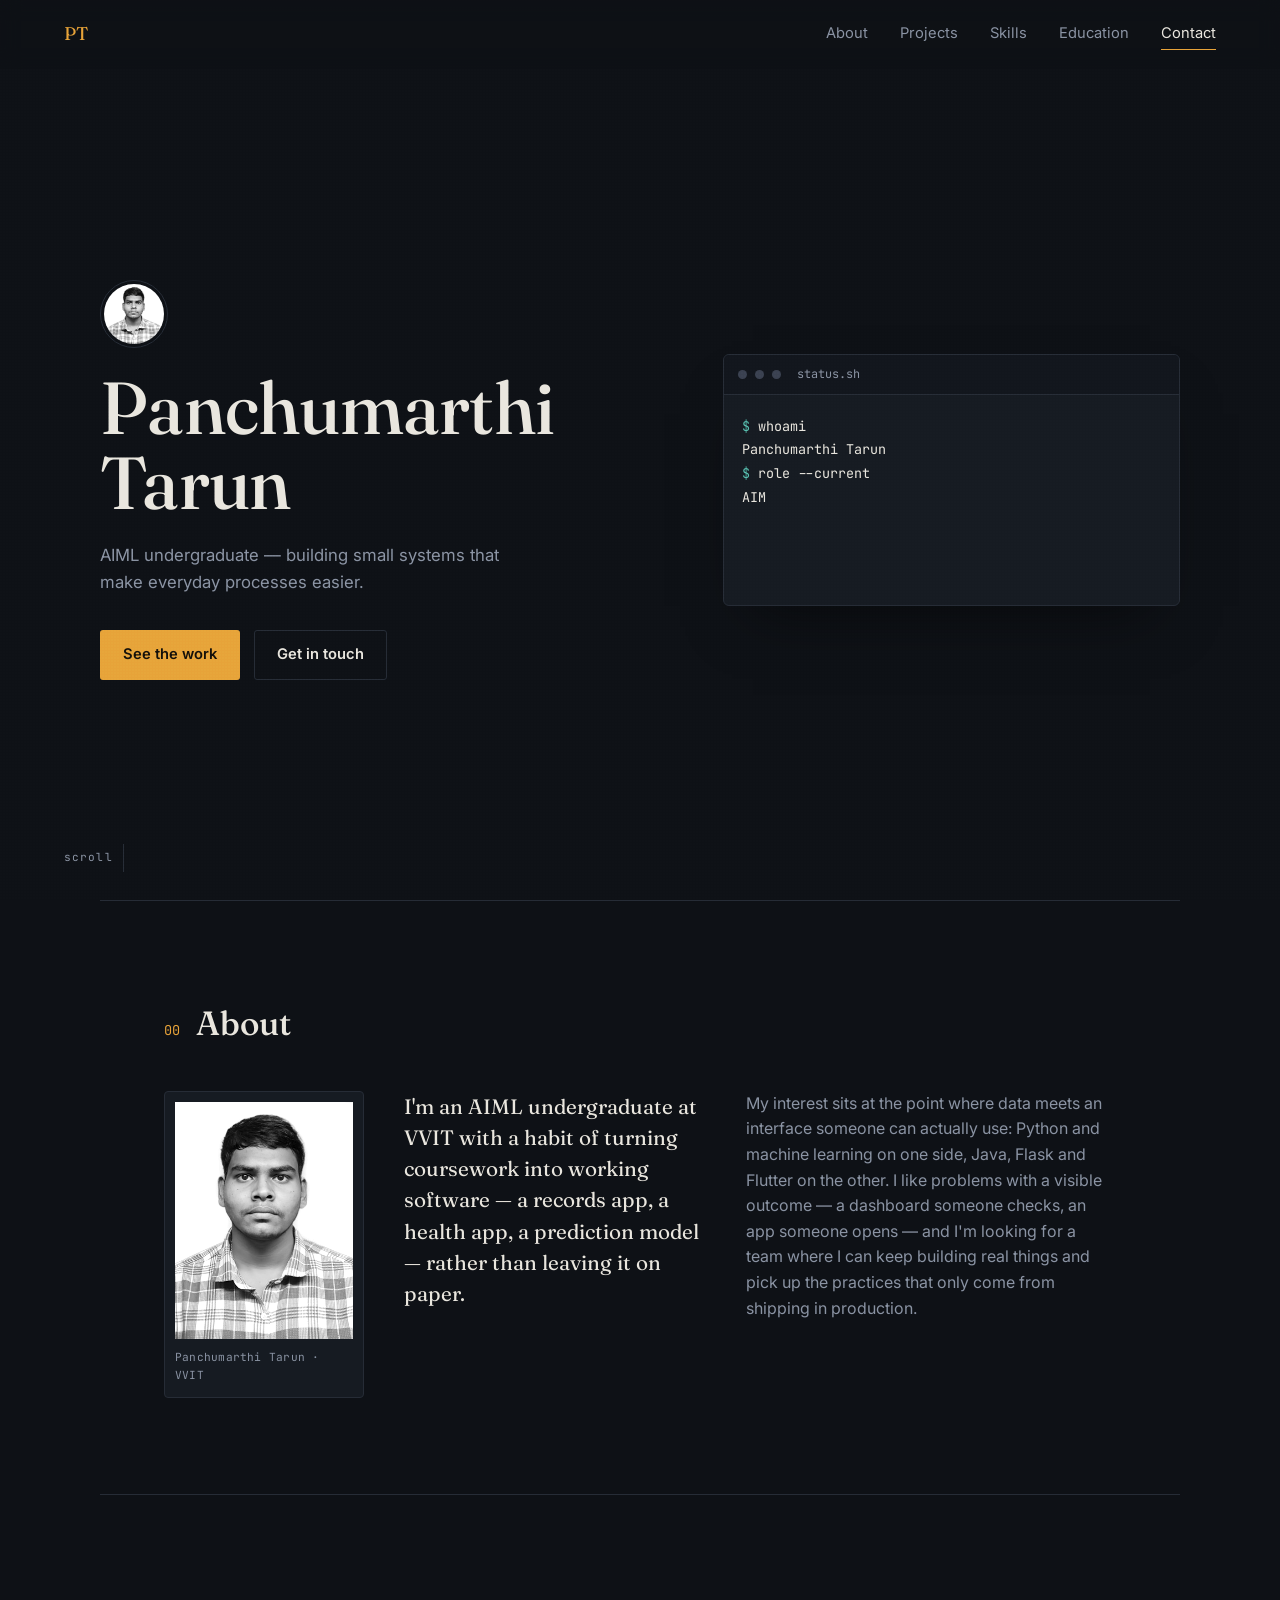
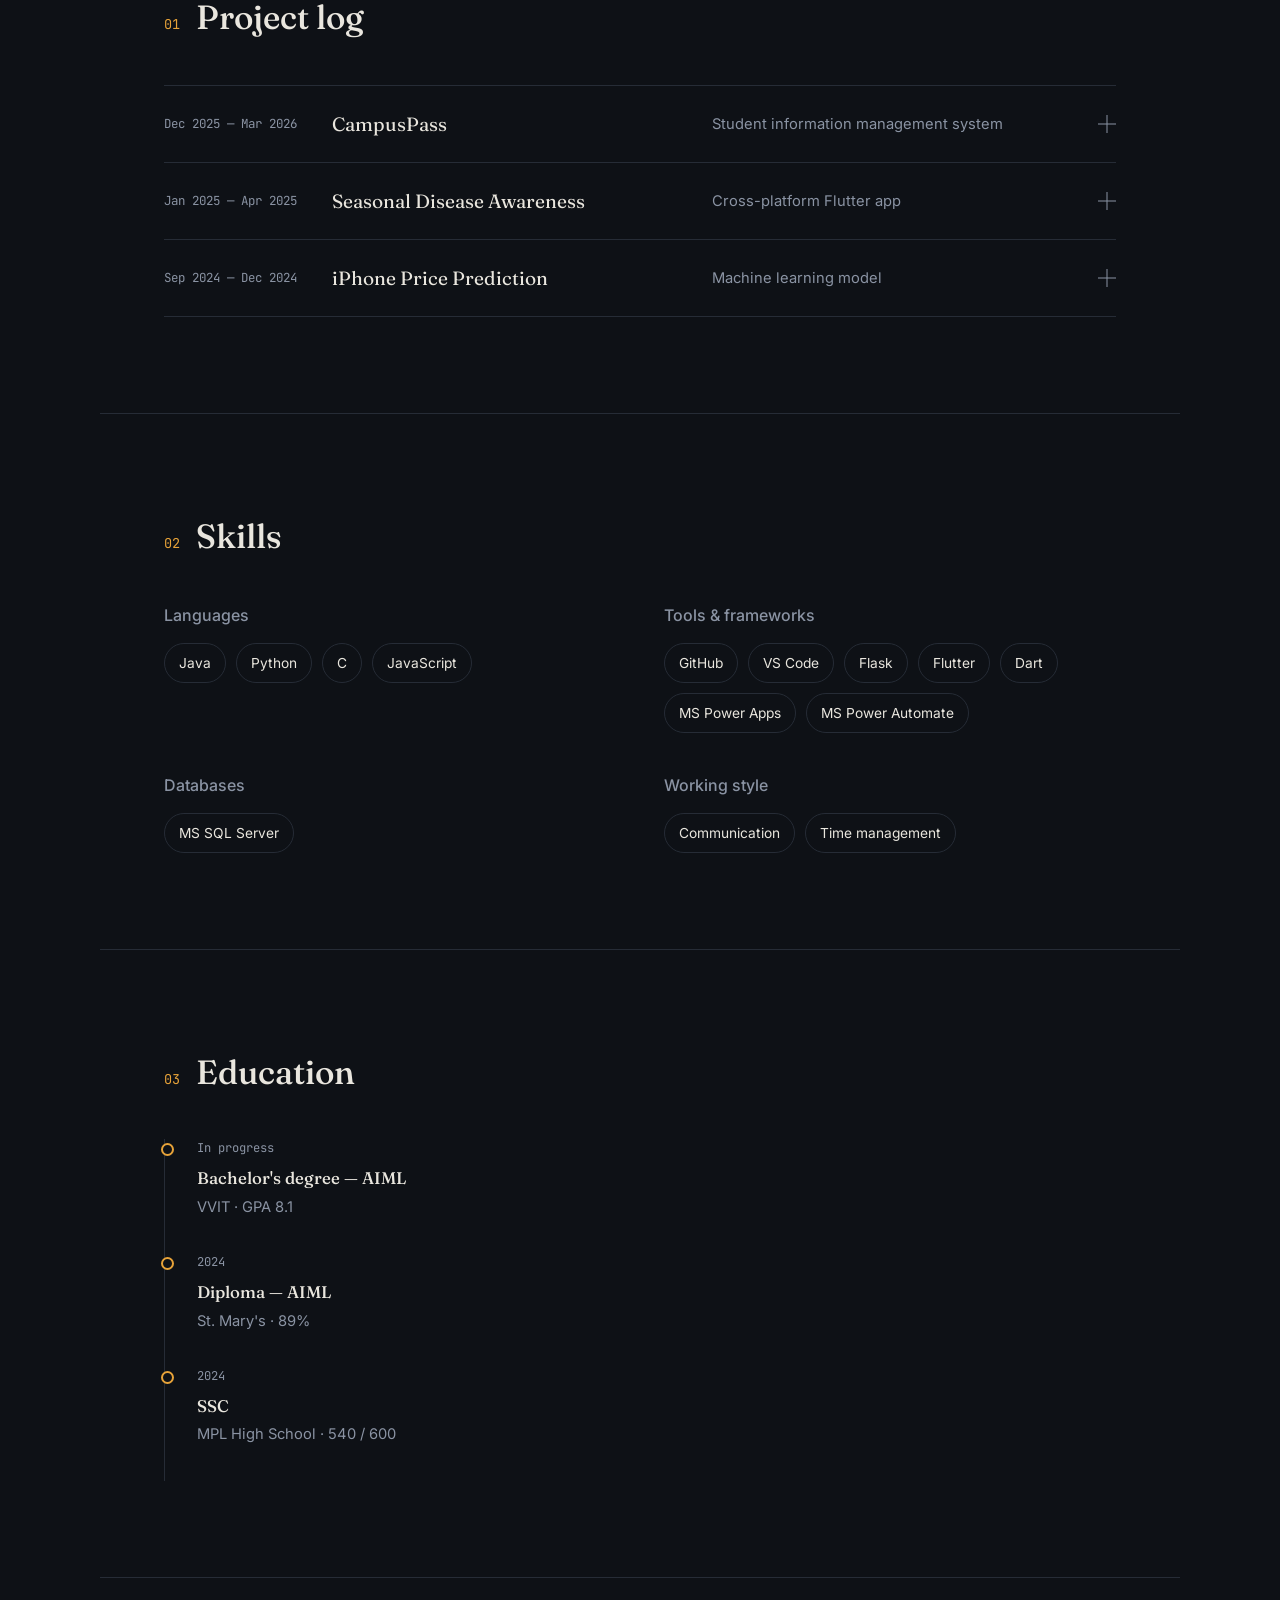
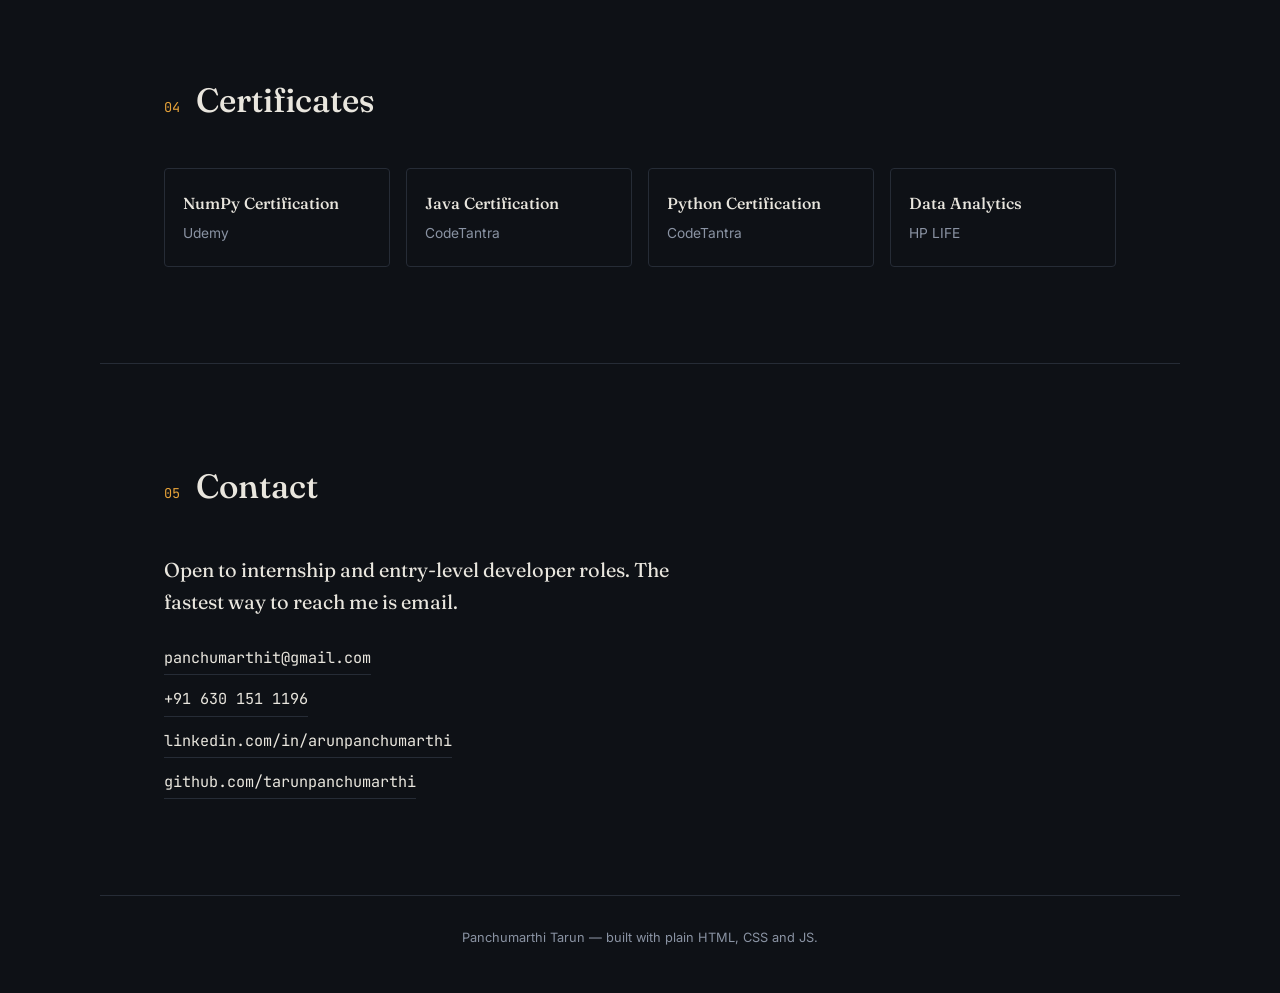
<file: portfolio/index.html>
<!DOCTYPE html>
<html lang="en">
<head>
<meta charset="UTF-8">
<meta name="viewport" content="width=device-width, initial-scale=1.0">
<title>Panchumarthi Tarun — AIML Undergrad &amp; Developer</title>
<link rel="preconnect" href="https://fonts.googleapis.com">
<link rel="preconnect" href="https://fonts.gstatic.com" crossorigin>
<link href="https://fonts.googleapis.com/css2?family=Fraunces:ital,opsz,wght@0,9..144,400;0,9..144,500;0,9..144,600;1,9..144,500&family=Inter:wght@400;500;600;700&family=JetBrains+Mono:wght@400;500&display=swap" rel="stylesheet">
<link rel="stylesheet" href="css/style.css">
</head>
<body>

<div class="grain"></div>

<header class="nav" id="nav">
  <a href="#top" class="nav__mark">PT</a>
  <nav class="nav__links">
    <a href="#about">About</a>
    <a href="#log">Projects</a>
    <a href="#skills">Skills</a>
    <a href="#education">Education</a>
    <a href="#contact">Contact</a>
  </nav>
  <button class="nav__toggle" id="navToggle" aria-label="Toggle menu">
    <span></span><span></span><span></span>
  </button>
</header>

<main id="top">

  <!-- HERO -->
  <section class="hero">
    <div class="hero__inner">
      <div class="hero__text">
        <div class="avatar">
          <img src="images/profile.jpg" alt="Portrait of Panchumarthi Tarun">
        </div>
        <h1 class="hero__name">Panchumarthi<br>Tarun</h1>
        <p class="hero__role">AIML undergraduate — building small systems that make everyday processes easier.</p>
        <div class="hero__cta">
          <a href="#log" class="btn btn--primary">See the work</a>
          <a href="#contact" class="btn btn--ghost">Get in touch</a>
        </div>
      </div>

      <div class="terminal" id="terminal">
        <div class="terminal__bar">
          <span class="terminal__dot"></span>
          <span class="terminal__dot"></span>
          <span class="terminal__dot"></span>
          <span class="terminal__title">status.sh</span>
        </div>
        <div class="terminal__body" id="terminalBody"></div>
      </div>
    </div>
    <div class="hero__scroll">scroll<span class="hero__scroll-line"></span></div>
  </section>

  <!-- ABOUT -->
  <section class="section" id="about">
    <div class="section__head">
      <span class="section__num">00</span>
      <h2>About</h2>
    </div>
    <div class="about__grid">
      <figure class="portrait">
        <img src="images/profile.jpg" alt="Portrait of Panchumarthi Tarun">
        <figcaption>Panchumarthi Tarun · VVIT</figcaption>
      </figure>
      <div class="about__copy">
        <p class="about__lede">
          I'm an AIML undergraduate at VVIT with a habit of turning coursework into working software —
          a records app, a health app, a prediction model — rather than leaving it on paper.
        </p>
        <p class="about__body">
          My interest sits at the point where data meets an interface someone can actually use: Python and
          machine learning on one side, Java, Flask and Flutter on the other. I like problems with a visible
          outcome — a dashboard someone checks, an app someone opens — and I'm looking for a team where I can
          keep building real things and pick up the practices that only come from shipping in production.
        </p>
      </div>
    </div>
  </section>

  <!-- PROJECTS / LOG -->
  <section class="section" id="log">
    <div class="section__head">
      <span class="section__num">01</span>
      <h2>Project log</h2>
    </div>

    <div class="log">

      <article class="entry" data-entry>
        <button class="entry__head" aria-expanded="false">
          <span class="entry__date">Dec 2025 — Mar 2026</span>
          <span class="entry__title">CampusPass</span>
          <span class="entry__sub">Student information management system</span>
          <span class="entry__plus" aria-hidden="true"></span>
        </button>
        <div class="entry__body">
          <p>A team-built Power Apps system for keeping student records, marks and attendance in one
          place instead of scattered spreadsheets.</p>
          <ul>
            <li>Built the application in Microsoft Power Apps for a college records workflow</li>
            <li>Modelled student records — names, marks, attendance, academic history — into a single connected source</li>
            <li>Added a counsellor module so guidance notes travel with the student's record</li>
            <li>Designed dashboards and forms so staff can find and update a record without training</li>
          </ul>
          <div class="entry__tags">
            <span>Power Apps</span><span>Power Automate</span><span>Team project</span>
          </div>
        </div>
      </article>

      <article class="entry" data-entry>
        <button class="entry__head" aria-expanded="false">
          <span class="entry__date">Jan 2025 — Apr 2025</span>
          <span class="entry__title">Seasonal Disease Awareness</span>
          <span class="entry__sub">Cross-platform Flutter app</span>
          <span class="entry__plus" aria-hidden="true"></span>
        </button>
        <div class="entry__body">
          <p>A mobile app built solo to put basic, seasonal health guidance in one accessible place.</p>
          <ul>
            <li>Built a cross-platform mobile app in Flutter, covering iOS and Android from one codebase</li>
            <li>Structured content around symptoms, precautions and safety guidance for seasonal illnesses</li>
            <li>Designed the interface for quick scanning under stress — no hunting for information</li>
            <li>Added a resource section pointing users to healthcare and emergency support</li>
          </ul>
          <div class="entry__tags">
            <span>Flutter</span><span>Dart</span><span>Individual project</span>
          </div>
        </div>
      </article>

      <article class="entry" data-entry>
        <button class="entry__head" aria-expanded="false">
          <span class="entry__date">Sep 2024 — Dec 2024</span>
          <span class="entry__title">iPhone Price Prediction</span>
          <span class="entry__sub">Machine learning model</span>
          <span class="entry__plus" aria-hidden="true"></span>
        </button>
        <div class="entry__body">
          <p>A model that estimates iPhone resale prices from specs and market data — my first full
          pass through a machine learning pipeline end to end.</p>
          <ul>
            <li>Cleaned and preprocessed market and specification data in Python</li>
            <li>Selected features that actually moved the price rather than adding noise</li>
            <li>Trained a Random Forest model and tuned it for prediction accuracy</li>
            <li>Visualised results to check where the model was right — and where it wasn't</li>
          </ul>
          <div class="entry__tags">
            <span>Python</span><span>Random Forest</span><span>Individual project</span>
          </div>
        </div>
      </article>

    </div>
  </section>

  <!-- SKILLS -->
  <section class="section" id="skills">
    <div class="section__head">
      <span class="section__num">02</span>
      <h2>Skills</h2>
    </div>
    <div class="skills">
      <div class="skills__group">
        <h3>Languages</h3>
        <div class="chips">
          <span>Java</span><span>Python</span><span>C</span><span>JavaScript</span>
        </div>
      </div>
      <div class="skills__group">
        <h3>Tools &amp; frameworks</h3>
        <div class="chips">
          <span>GitHub</span><span>VS Code</span><span>Flask</span><span>Flutter</span>
          <span>Dart</span><span>MS Power Apps</span><span>MS Power Automate</span>
        </div>
      </div>
      <div class="skills__group">
        <h3>Databases</h3>
        <div class="chips">
          <span>MS SQL Server</span>
        </div>
      </div>
      <div class="skills__group">
        <h3>Working style</h3>
        <div class="chips">
          <span>Communication</span><span>Time management</span>
        </div>
      </div>
    </div>
  </section>

  <!-- EDUCATION -->
  <section class="section" id="education">
    <div class="section__head">
      <span class="section__num">03</span>
      <h2>Education</h2>
    </div>
    <ol class="timeline">
      <li>
        <span class="timeline__year">In progress</span>
        <div>
          <h3>Bachelor's degree — AIML</h3>
          <p>VVIT · GPA 8.1</p>
        </div>
      </li>
      <li>
        <span class="timeline__year">2024</span>
        <div>
          <h3>Diploma — AIML</h3>
          <p>St. Mary's · 89%</p>
        </div>
      </li>
      <li>
        <span class="timeline__year">2024</span>
        <div>
          <h3>SSC</h3>
          <p>MPL High School · 540 / 600</p>
        </div>
      </li>
    </ol>
  </section>

  <!-- CERTIFICATES -->
  <section class="section" id="certs">
    <div class="section__head">
      <span class="section__num">04</span>
      <h2>Certificates</h2>
    </div>
    <div class="certs">
      <div class="cert"><h3>NumPy Certification</h3><p>Udemy</p></div>
      <div class="cert"><h3>Java Certification</h3><p>CodeTantra</p></div>
      <div class="cert"><h3>Python Certification</h3><p>CodeTantra</p></div>
      <div class="cert"><h3>Data Analytics</h3><p>HP LIFE</p></div>
    </div>
  </section>

  <!-- CONTACT -->
  <section class="section section--contact" id="contact">
    <div class="section__head">
      <span class="section__num">05</span>
      <h2>Contact</h2>
    </div>
    <div class="contact">
      <p class="contact__lede">Open to internship and entry-level developer roles. The fastest way to
      reach me is email.</p>
      <div class="contact__links">
        <a href="mailto:panchumarthit@gmail.com">panchumarthit@gmail.com</a>
        <a href="tel:+916301511196">+91 630 151 1196</a>
        <a href="https://linkedin.com/in/arunpanchumarthi" target="_blank" rel="noopener">linkedin.com/in/arunpanchumarthi</a>
        <a href="https://github.com/tarunpanchumarthi" target="_blank" rel="noopener">github.com/tarunpanchumarthi</a>
      </div>
    </div>
  </section>

</main>

<footer class="footer">
  <p>Panchumarthi Tarun — built with plain HTML, CSS and JS.</p>
</footer>

<script src="js/script.js"></script>
</body>
</html>
</file>
<file: portfolio/css/style.css>
/* ---------------------------------------------------
   Tokens
--------------------------------------------------- */
:root{
  --bg: #0E1116;
  --bg-soft: #12161D;
  --panel: #161B22;
  --line: #262C36;
  --ink: #E9E6DE;
  --muted: #8A93A3;
  --amber: #E7A339;
  --teal: #57BFAF;

  --serif: "Fraunces", "Iowan Old Style", Georgia, serif;
  --sans: "Inter", -apple-system, BlinkMacSystemFont, "Segoe UI", sans-serif;
  --mono: "JetBrains Mono", "SFMono-Regular", Menlo, monospace;

  --maxw: 1080px;
  --pad: clamp(24px, 6vw, 64px);
}

@media (prefers-color-scheme: light){
  :root:not([data-theme="dark"]){
    /* Portfolio is intentionally single-theme (dark), matching the terminal/log concept */
  }
}

*{ box-sizing: border-box; }
html{ scroll-behavior: smooth; scroll-padding-top: 90px; }

body{
  margin:0;
  background: var(--bg);
  color: var(--ink);
  font-family: var(--sans);
  font-size: 16px;
  line-height: 1.6;
  -webkit-font-smoothing: antialiased;
}

@media (prefers-reduced-motion: reduce){
  html{ scroll-behavior: auto; }
  *{ animation-duration: 0.01ms !important; animation-iteration-count: 1 !important; transition-duration: 0.01ms !important; }
}

a{ color: inherit; text-decoration: none; }
h1,h2,h3{ font-family: var(--serif); margin:0; font-weight: 500; }
p{ margin:0; }
ul{ margin:0; padding:0; }

::selection{ background: var(--amber); color: #14100A; }

/* faint film-grain / noise overlay for texture, no imagery needed */
.grain{
  position: fixed; inset:0; pointer-events:none; z-index: 1;
  opacity: 0.035; mix-blend-mode: overlay;
  background-image: radial-gradient(circle at 1px 1px, #fff 1px, transparent 0);
  background-size: 3px 3px;
}

/* ---------------------------------------------------
   Nav
--------------------------------------------------- */
.nav{
  position: fixed; top:0; left:0; right:0; z-index: 50;
  display:flex; align-items:center; justify-content: space-between;
  padding: 18px var(--pad);
  background: rgba(14,17,22,0.72);
  backdrop-filter: blur(10px);
  border-bottom: 1px solid transparent;
  transition: border-color .3s ease, background .3s ease;
}
.nav.is-scrolled{ border-bottom-color: var(--line); }

.nav__mark{
  font-family: var(--serif); font-size: 1.15rem; letter-spacing: .02em;
  color: var(--amber);
}
.nav__links{ display:flex; gap: 32px; font-size: .92rem; color: var(--muted); }
.nav__links a{ position:relative; padding: 4px 0; transition: color .2s ease; }
.nav__links a:hover, .nav__links a.is-active{ color: var(--ink); }
.nav__links a::after{
  content:""; position:absolute; left:0; bottom:0; height:1px; width:0;
  background: var(--amber); transition: width .25s ease;
}
.nav__links a:hover::after, .nav__links a.is-active::after{ width: 100%; }

.nav__toggle{ display:none; flex-direction:column; gap:5px; background:none; border:none; cursor:pointer; padding:8px; }
.nav__toggle span{ width: 22px; height: 1px; background: var(--ink); display:block; }

/* ---------------------------------------------------
   Hero
--------------------------------------------------- */
.hero{
  min-height: 100vh;
  display:flex; flex-direction: column; justify-content:center;
  padding: 120px var(--pad) 60px;
  position: relative;
}
.hero__inner{
  max-width: var(--maxw); margin: 0 auto; width:100%;
  display:grid; grid-template-columns: 1.1fr 0.9fr; gap: 64px; align-items:center;
}
.avatar{
  width: 68px; height: 68px; border-radius: 50%;
  border: 1px solid var(--line); padding: 3px;
  margin-bottom: 22px;
  opacity:0; transform: translateY(14px);
  animation: rise .7s ease forwards 0s;
}
.avatar img{
  width:100%; height:100%; object-fit: cover; border-radius:50%;
  filter: grayscale(1) contrast(1.05);
  transition: filter .3s ease;
}
.avatar:hover img{ filter: grayscale(0); }

.hero__name{
  font-size: clamp(2.6rem, 6.2vw, 4.6rem);
  line-height: 1.02; letter-spacing: -0.01em;
  opacity:0; transform: translateY(14px);
  animation: rise .7s ease forwards .05s;
}
.hero__role{
  margin-top: 22px; max-width: 420px; color: var(--muted); font-size: 1.05rem;
  opacity:0; transform: translateY(14px);
  animation: rise .7s ease forwards .2s;
}
.hero__cta{
  margin-top: 34px; display:flex; gap: 14px; flex-wrap: wrap;
  opacity:0; transform: translateY(14px);
  animation: rise .7s ease forwards .35s;
}

@keyframes rise{ to{ opacity:1; transform: translateY(0); } }

.btn{
  font-family: var(--sans); font-size: .92rem; font-weight: 600;
  padding: 12px 22px; border-radius: 3px; border: 1px solid transparent;
  transition: transform .18s ease, background .18s ease, border-color .18s ease;
  display:inline-block;
}
.btn--primary{ background: var(--amber); color: #14100A; }
.btn--primary:hover{ transform: translateY(-2px); }
.btn--ghost{ border-color: var(--line); color: var(--ink); }
.btn--ghost:hover{ border-color: var(--muted); transform: translateY(-2px); }

.terminal{
  background: var(--panel); border: 1px solid var(--line); border-radius: 6px;
  overflow:hidden; box-shadow: 0 30px 60px -30px rgba(0,0,0,0.6);
  opacity:0; animation: rise .7s ease forwards .3s;
}
.terminal__bar{
  display:flex; align-items:center; gap:8px; padding: 10px 14px;
  background: var(--bg-soft); border-bottom: 1px solid var(--line);
}
.terminal__dot{ width:9px; height:9px; border-radius:50%; background: #3a4150; }
.terminal__title{ margin-left: 8px; font-family: var(--mono); font-size: .74rem; color: var(--muted); }
.terminal__body{
  padding: 20px 18px 24px; font-family: var(--mono); font-size: .84rem; line-height: 1.75;
  min-height: 210px; color: var(--ink);
}
.terminal__line{ white-space: pre-wrap; }
.terminal__prompt{ color: var(--teal); }
.terminal__val{ color: var(--ink); }
.terminal__cursor{
  display:inline-block; width: 7px; height: 1.1em; background: var(--amber);
  vertical-align: -2px; animation: blink 1s steps(1) infinite;
}
@keyframes blink{ 50%{ opacity:0; } }

.hero__scroll{
  position:absolute; bottom: 28px; left: var(--pad);
  font-family: var(--mono); font-size: .7rem; letter-spacing: .1em; color: var(--muted);
  display:flex; align-items:center; gap:10px;
}
.hero__scroll-line{ width: 1px; height: 28px; background: var(--line); position:relative; overflow:hidden; }
.hero__scroll-line::after{
  content:""; position:absolute; top:-100%; left:0; width:100%; height:100%;
  background: var(--amber); animation: scrollDrip 1.8s ease-in-out infinite;
}
@keyframes scrollDrip{ 50%{ top: 100%; } 100%{ top: 100%; } }

/* ---------------------------------------------------
   Sections
--------------------------------------------------- */
.section{
  max-width: var(--maxw); margin: 0 auto; padding: 96px var(--pad);
  border-top: 1px solid var(--line);
}
.section__head{
  display:flex; align-items: baseline; gap: 16px; margin-bottom: 40px;
}
.section__num{ font-family: var(--mono); color: var(--amber); font-size: .85rem; }
.section__head h2{ font-size: clamp(1.6rem, 3vw, 2.1rem); }

.reveal{ opacity: 0; transform: translateY(18px); transition: opacity .6s ease, transform .6s ease; }
.reveal.is-visible{ opacity:1; transform: translateY(0); }

/* About */
.about__grid{ display:grid; grid-template-columns: 200px 0.9fr 1.1fr; gap: 40px; align-items: start; }
.about__copy{ display:contents; }
.about__lede{ font-family: var(--serif); font-size: 1.3rem; line-height: 1.5; }
.about__body{ color: var(--muted); }

.portrait{
  margin:0; border: 1px solid var(--line); padding: 10px 10px 12px; border-radius: 4px;
  background: var(--panel);
}
.portrait img{
  width:100%; aspect-ratio: 3/4; object-fit: cover; display:block;
  filter: grayscale(1) contrast(1.05);
  transition: filter .35s ease;
}
.portrait:hover img{ filter: grayscale(0); }
.portrait figcaption{
  font-family: var(--mono); font-size: .7rem; color: var(--muted);
  margin-top: 10px; letter-spacing: .02em;
}

/* Log / project entries */
.log{ border-top: 1px solid var(--line); }
.entry{ border-bottom: 1px solid var(--line); }
.entry__head{
  width:100%; background:none; border:none; cursor:pointer; text-align:left;
  color: var(--ink); padding: 26px 0;
  display:grid; grid-template-columns: 150px 1fr 1fr 24px; align-items:center; gap: 18px;
  font-family: var(--sans);
}
.entry__date{ font-family: var(--mono); font-size: .78rem; color: var(--muted); }
.entry__title{ font-family: var(--serif); font-size: 1.2rem; }
.entry__sub{ color: var(--muted); font-size: .92rem; }
.entry__plus{
  position:relative; width: 18px; height:18px; justify-self:end;
}
.entry__plus::before, .entry__plus::after{
  content:""; position:absolute; background: var(--muted); transition: transform .25s ease, background .25s ease;
}
.entry__plus::before{ top:50%; left:0; width:100%; height:1px; transform: translateY(-50%); }
.entry__plus::after{ left:50%; top:0; height:100%; width:1px; transform: translateX(-50%); }
.entry__head[aria-expanded="true"] .entry__plus::after{ transform: translateX(-50%) scaleY(0); }
.entry__head:hover .entry__plus::before,
.entry__head:hover .entry__plus::after{ background: var(--amber); }

.entry__body{
  max-height: 0; overflow: hidden;
  transition: max-height .35s ease;
}
.entry__body > *{ padding-bottom: 22px; }
.entry__body p{ color: var(--ink); max-width: 640px; }
.entry__body ul{ margin-top: 14px; padding-left: 0; list-style:none; max-width: 640px; }
.entry__body li{ position: relative; padding-left: 20px; margin-bottom: 8px; color: var(--muted); font-size: .95rem; }
.entry__body li::before{ content:"—"; position:absolute; left:0; color: var(--teal); }
.entry__tags{ display:flex; gap:10px; flex-wrap:wrap; margin-top: 4px; }
.entry__tags span{
  font-family: var(--mono); font-size: .72rem; color: var(--amber);
  border: 1px solid var(--line); padding: 4px 10px; border-radius: 3px;
}

/* Skills */
.skills{ display:grid; grid-template-columns: repeat(2, 1fr); gap: 40px 48px; }
.skills__group h3{ font-size: 1rem; color: var(--muted); font-weight:500; margin-bottom: 14px; font-family: var(--sans); }
.chips{ display:flex; flex-wrap:wrap; gap: 10px; }
.chips span{
  padding: 8px 14px; border: 1px solid var(--line); border-radius: 20px;
  font-size: .86rem; transition: border-color .2s ease, color .2s ease;
}
.chips span:hover{ border-color: var(--amber); color: var(--amber); }

/* Education timeline */
.timeline{ list-style:none; padding:0; margin:0; border-left: 1px solid var(--line); }
.timeline li{
  position: relative; padding: 0 0 34px 32px;
}
.timeline li::before{
  content:""; position:absolute; left:-4.5px; top: 4px; width:9px; height:9px;
  border-radius:50%; background: var(--bg); border: 2px solid var(--amber);
}
.timeline__year{ font-family: var(--mono); font-size: .76rem; color: var(--muted); display:block; margin-bottom: 6px; }
.timeline h3{ font-size: 1.05rem; margin-bottom: 4px; }
.timeline p{ color: var(--muted); font-size: .92rem; }

/* Certificates */
.certs{ display:grid; grid-template-columns: repeat(4, 1fr); gap: 16px; }
.cert{
  border: 1px solid var(--line); padding: 22px 18px; border-radius: 4px;
  transition: border-color .2s ease, transform .2s ease;
}
.cert:hover{ border-color: var(--teal); transform: translateY(-3px); }
.cert h3{ font-size: 1rem; margin-bottom: 6px; }
.cert p{ color: var(--muted); font-size: .86rem; }

/* Contact */
.section--contact{ border-bottom: 1px solid var(--line); }
.contact__lede{ font-family: var(--serif); font-size: 1.25rem; max-width: 520px; margin-bottom: 28px; }
.contact__links{ display:flex; flex-direction:column; gap: 12px; }
.contact__links a{
  font-family: var(--mono); font-size: .95rem; color: var(--ink);
  width: fit-content; border-bottom: 1px solid var(--line); padding-bottom: 4px;
  transition: color .2s ease, border-color .2s ease;
}
.contact__links a:hover{ color: var(--amber); border-color: var(--amber); }

.footer{
  text-align:center; padding: 32px var(--pad) 44px;
  color: var(--muted); font-size: .8rem;
}

/* ---------------------------------------------------
   Responsive
--------------------------------------------------- */
@media (max-width: 860px){
  .hero__inner{ grid-template-columns: 1fr; gap: 40px; }
  .about__grid{ grid-template-columns: 1fr; }
  .skills{ grid-template-columns: 1fr; }
  .certs{ grid-template-columns: repeat(2,1fr); }
  .entry__head{ grid-template-columns: 1fr 20px; grid-template-areas: "date plus" "title title" "sub sub"; row-gap: 6px; }
  .entry__date{ grid-area: date; }
  .entry__plus{ grid-area: plus; }
  .entry__title{ grid-area: title; }
  .entry__sub{ grid-area: sub; }
}

@media (max-width: 640px){
  .nav__links{
    position:absolute; top: 100%; left:0; right:0;
    background: var(--bg-soft); border-bottom: 1px solid var(--line);
    flex-direction: column; padding: 20px var(--pad); gap: 18px;
    transform: translateY(-8px); opacity:0; pointer-events:none;
    transition: opacity .2s ease, transform .2s ease;
  }
  .nav__links.is-open{ opacity:1; transform: translateY(0); pointer-events:auto; }
  .nav__toggle{ display:flex; }
  .certs{ grid-template-columns: 1fr; }
}
</file>
